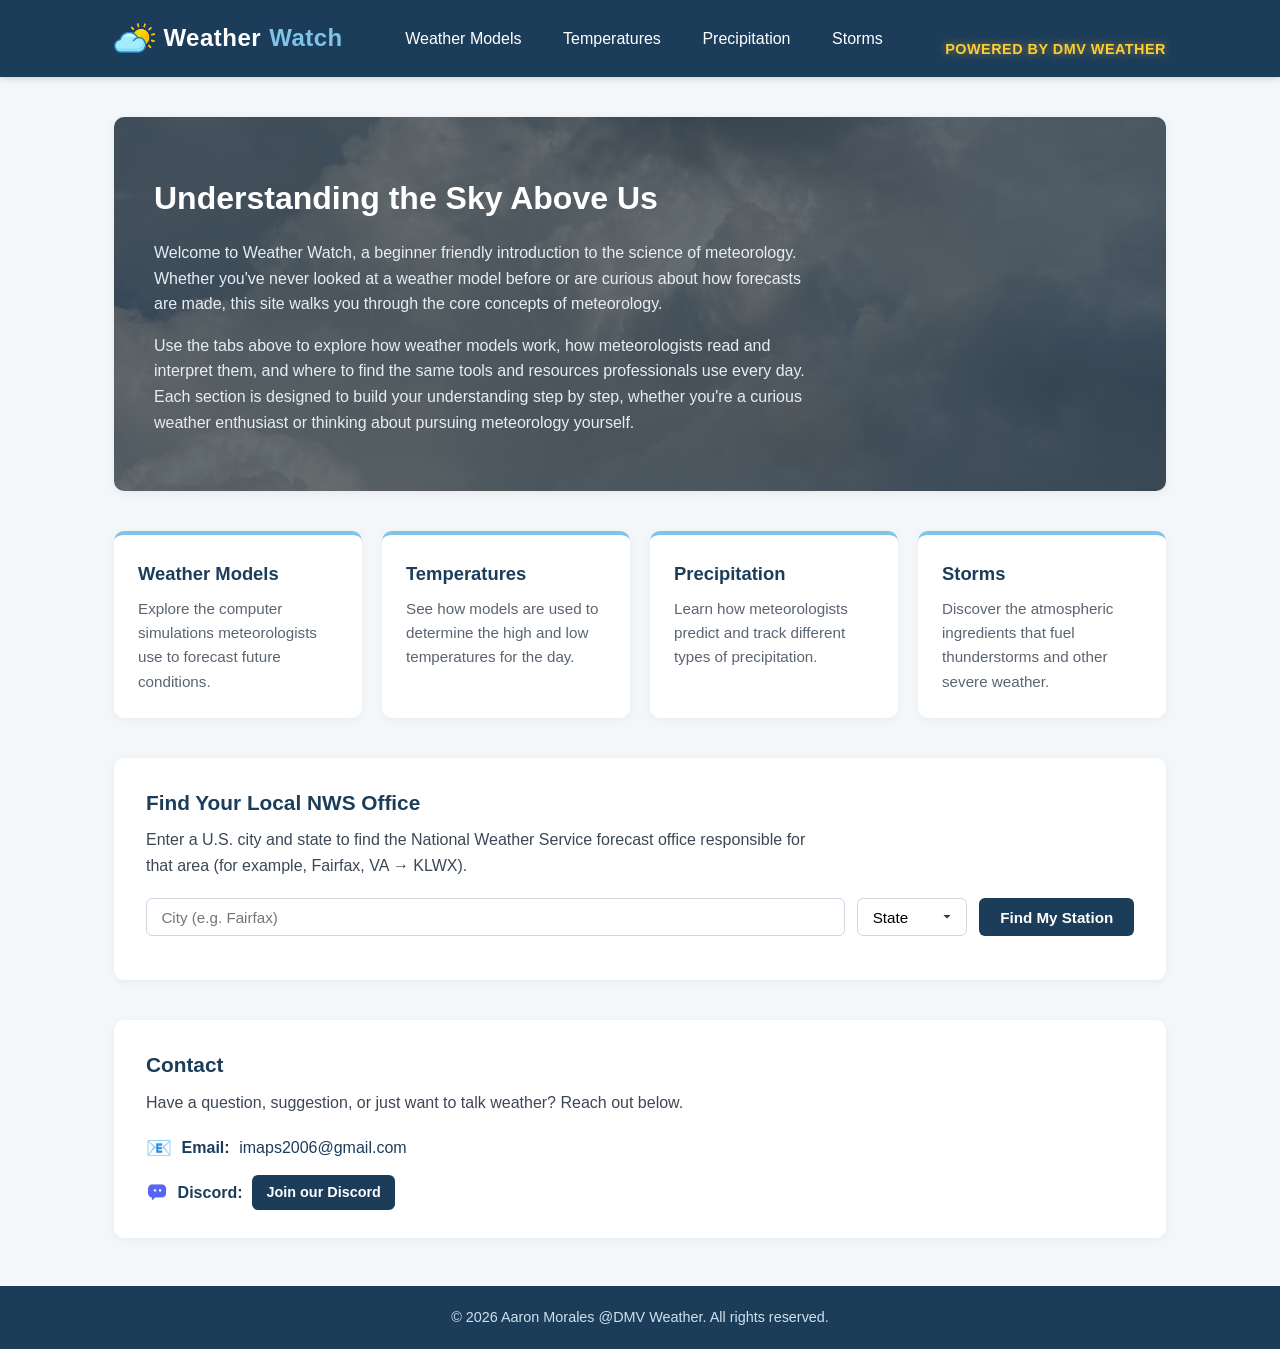
<file: index.html>
<!DOCTYPE html>
<html lang="en">
<head>
  <meta charset="UTF-8">
  <meta name="viewport" content="width=device-width, initial-scale=1.0">
  <title>Weather Watch | Home</title>
  <link rel="icon" type="image/png" href="weather-icon-final.png">
  <link rel="stylesheet" href="homePageStyle.css">
</head>
<body>

  <!-- Header with navigation tabs -->
  <header class="site-header">
    <div class="header-inner">
      <div class="header-top-row">
        <div class="logo">
          <img src="weather-icon-final.png" alt="" class="logo-icon">
          Weather<span>Watch</span>
        </div>
        <button type="button" class="nav-toggle" aria-label="Toggle navigation" aria-expanded="false">☰</button>
      </div>
      <nav class="nav-tabs">
        <ul>
          <li><a href="weather_models/weather-models.html">Weather Models</a></li>
          <li><a href="temperatures/temps.html">Temperatures</a></li>
          <li><a href="precip/precip.html">Precipitation</a></li>
          <li><a href="storms/storms.html">Storms</a></li>
        </ul>
      </nav>
      <a href="https://discord.gg/J565cXhKj" target="_blank" rel="noopener" class="powered-by">Powered by DMV Weather</a>
    </div>
  </header>

  <!-- Main content -->
  <main>
    <section class="hero">
      <div class="hero-content">
        <h1>Understanding the Sky Above Us</h1>
        <p>
          Welcome to Weather Watch, a beginner friendly introduction to the science
          of meteorology. Whether you've never looked at a weather model before or
          are curious about how forecasts are made, this site walks you through the core
          concepts of meteorology. 
        <p>
          Use the tabs above to explore how weather models work, how meteorologists
          read and interpret them, and where to find the same tools and resources
          professionals use every day. Each section is designed to build your
          understanding step by step, whether you're a curious weather enthusiast
          or thinking about pursuing meteorology yourself.
        </p>
      </div>
    </section>

    <section class="intro-grid">
      <div class="intro-card">
        <h2>Weather Models</h2>
        <p>Explore the computer simulations meteorologists use to forecast future conditions.</p>
      </div>
      <div class="intro-card">
        <h2>Temperatures</h2>
        <p>See how models are used to determine the high and low temperatures for the day.</p>
      </div>
      <div class="intro-card">
        <h2>Precipitation</h2>
        <p>Learn how meteorologists predict and track different types of precipitation.</p>
      </div>
      <div class="intro-card">
        <h2>Storms</h2>
        <p>Discover the atmospheric ingredients that fuel thunderstorms and other severe weather.</p>
      </div>
    </section>

    <section class="nws-lookup-section">
      <h2>Find Your Local NWS Office</h2>
      <p>
        Enter a U.S. city and state to find the National Weather Service forecast
        office responsible for that area (for example, Fairfax, VA → KLWX).
      </p>

      <form id="nws-lookup-form" class="nws-lookup-form" data-show-office-link="true">
        <input
          type="text"
          id="nws-city"
          placeholder="City (e.g. Fairfax)"
          required
        >
        <select id="nws-state" required>
          <option value="" disabled selected>State</option>
          <option value="AL">AL</option>
          <option value="AK">AK</option>
          <option value="AZ">AZ</option>
          <option value="AR">AR</option>
          <option value="CA">CA</option>
          <option value="CO">CO</option>
          <option value="CT">CT</option>
          <option value="DE">DE</option>
          <option value="DC">DC</option>
          <option value="FL">FL</option>
          <option value="GA">GA</option>
          <option value="HI">HI</option>
          <option value="ID">ID</option>
          <option value="IL">IL</option>
          <option value="IN">IN</option>
          <option value="IA">IA</option>
          <option value="KS">KS</option>
          <option value="KY">KY</option>
          <option value="LA">LA</option>
          <option value="ME">ME</option>
          <option value="MD">MD</option>
          <option value="MA">MA</option>
          <option value="MI">MI</option>
          <option value="MN">MN</option>
          <option value="MS">MS</option>
          <option value="MO">MO</option>
          <option value="MT">MT</option>
          <option value="NE">NE</option>
          <option value="NV">NV</option>
          <option value="NH">NH</option>
          <option value="NJ">NJ</option>
          <option value="NM">NM</option>
          <option value="NY">NY</option>
          <option value="NC">NC</option>
          <option value="ND">ND</option>
          <option value="OH">OH</option>
          <option value="OK">OK</option>
          <option value="OR">OR</option>
          <option value="PA">PA</option>
          <option value="RI">RI</option>
          <option value="SC">SC</option>
          <option value="SD">SD</option>
          <option value="TN">TN</option>
          <option value="TX">TX</option>
          <option value="UT">UT</option>
          <option value="VT">VT</option>
          <option value="VA">VA</option>
          <option value="WA">WA</option>
          <option value="WV">WV</option>
          <option value="WI">WI</option>
          <option value="WY">WY</option>
        </select>
        <button type="submit">Find My Station</button>
      </form>

      <div id="nws-lookup-result" class="nws-lookup-result" aria-live="polite"></div>
    </section>

    <section class="contact-section">
      <h2>Contact</h2>
      <p>
        Have a question, suggestion, or just want to talk weather? Reach out
        below.
      </p>
      <ul class="contact-list">
        <li>
          <span class="contact-icon" aria-hidden="true">📧</span>
          <span class="contact-label">Email:</span>
          <a href="mailto:imaps2006@gmail.com" class="contact-value">imaps2006@gmail.com</a>
        </li>
        <li>
          <img src="discord-icon.png" alt="" class="contact-icon-image" aria-hidden="true">
          <span class="contact-label">Discord:</span>
          <a href="https://discord.gg/J565cXhKj" target="_blank" rel="noopener" class="contact-discord-link">
            Join our Discord
          </a>
        </li>
      </ul>
    </section>
  </main>

  <!-- Footer -->
  <footer class="site-footer">
    <p>&copy; 2026 Aaron Morales @DMV Weather. All rights reserved.</p>
  </footer>

  <script src="nwsLookup.js"></script>
  <script src="navToggle.js"></script>

</body>
</html>
</file>
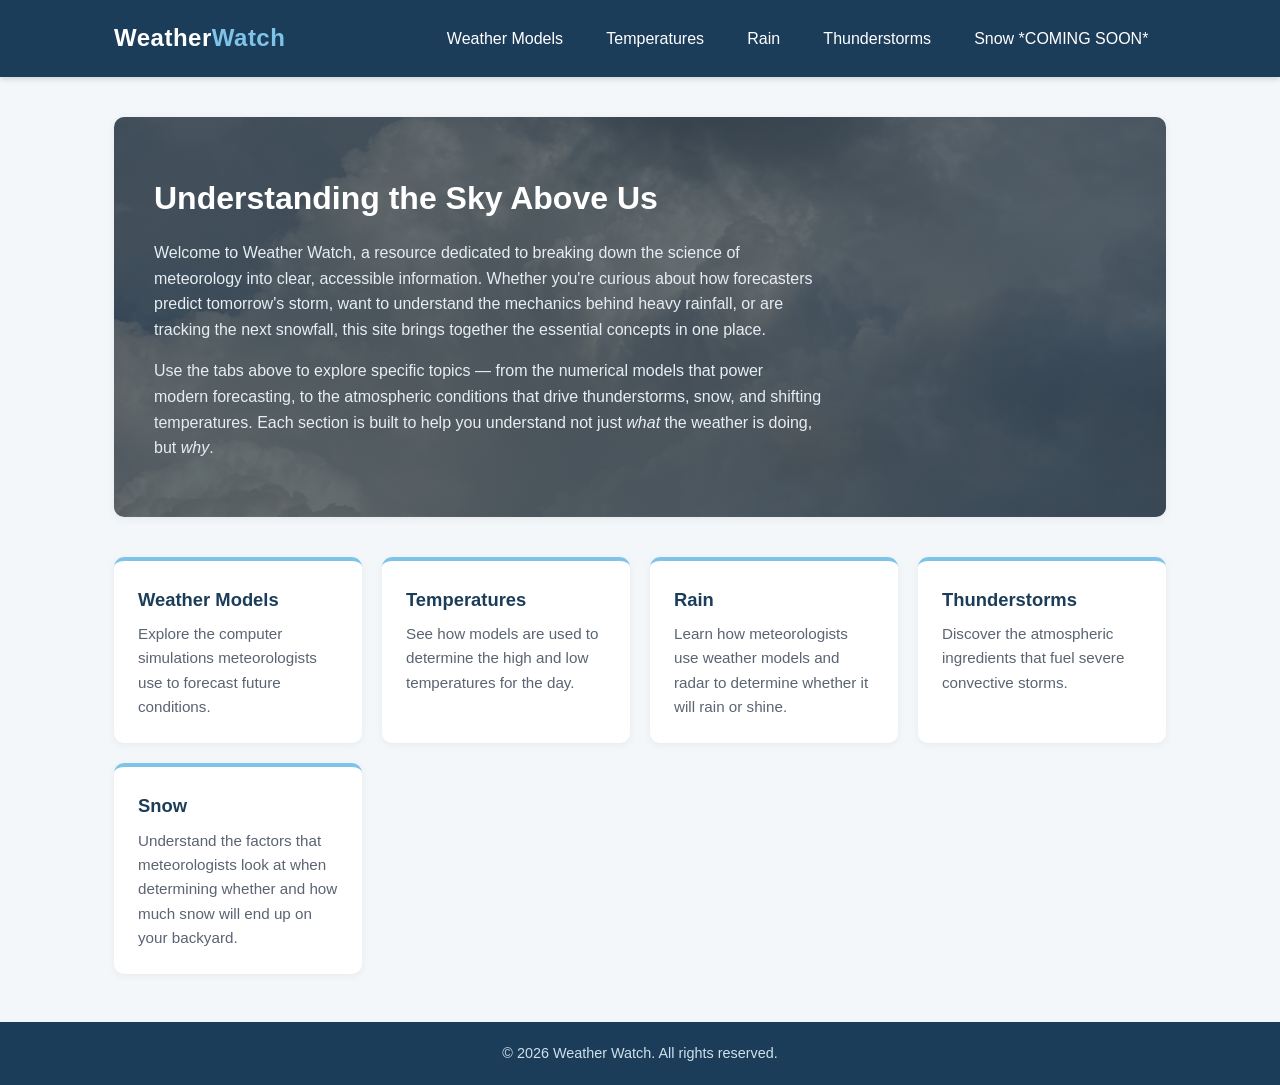
<file: homepage/index.html>
<!DOCTYPE html>
<html lang="en">
<head>
  <meta charset="UTF-8">
  <meta name="viewport" content="width=device-width, initial-scale=1.0">
  <title>Weather Watch | Home</title>
  <link rel="stylesheet" href="homePageStyle.css">
</head>
<body>

  <!-- Header with navigation tabs -->
  <header class="site-header">
    <div class="header-inner">
      <div class="logo">Weather<span>Watch</span></div>
      <nav class="nav-tabs">
        <ul>
          <li><a href="weather_models/weather-models.html">Weather Models</a></li>
          <li><a href="temperatures.html">Temperatures</a></li>
          <li><a href="rain.html">Rain</a></li>
          <li><a href="thunderstorms.html">Thunderstorms</a></li>
          <li><a href="snow.html">Snow *COMING SOON*</a></li>
        </ul>
      </nav>
    </div>
  </header>

  <!-- Main content -->
  <main>
    <section class="hero">
      <div class="hero-content">
        <h1>Understanding the Sky Above Us</h1>
        <p>
          Welcome to Weather Watch, a resource dedicated to breaking down the science
          of meteorology into clear, accessible information. Whether you're curious
          about how forecasters predict tomorrow's storm, want to understand the
          mechanics behind heavy rainfall, or are tracking the next snowfall, this
          site brings together the essential concepts in one place.
        </p>
        <p>
          Use the tabs above to explore specific topics — from the numerical models
          that power modern forecasting, to the atmospheric conditions that drive
          thunderstorms, snow, and shifting temperatures. Each section is built to
          help you understand not just <em>what</em> the weather is doing, but
          <em>why</em>.
        </p>
      </div>
    </section>

    <section class="intro-grid">
      <div class="intro-card">
        <h2>Weather Models</h2>
        <p>Explore the computer simulations meteorologists use to forecast future conditions.</p>
      </div>
      <div class="intro-card">
        <h2>Temperatures</h2>
        <p>See how models are used to determine the high and low temperatures for the day.</p>
      </div>
      <div class="intro-card">
        <h2>Rain</h2>
        <p>Learn how meteorologists use weather models and radar to determine whether it will rain or shine.</p>
      </div>
      <div class="intro-card">
        <h2>Thunderstorms</h2>
        <p>Discover the atmospheric ingredients that fuel severe convective storms.</p>
      </div>
      <div class="intro-card">
        <h2>Snow</h2>
        <p>Understand the factors that meteorologists look at when determining whether and how much snow will end up on your backyard.</p>
      </div>
    </section>
  </main>

  <!-- Footer -->
  <footer class="site-footer">
    <p>&copy; 2026 Weather Watch. All rights reserved.</p>
  </footer>

</body>
</html>
</file>
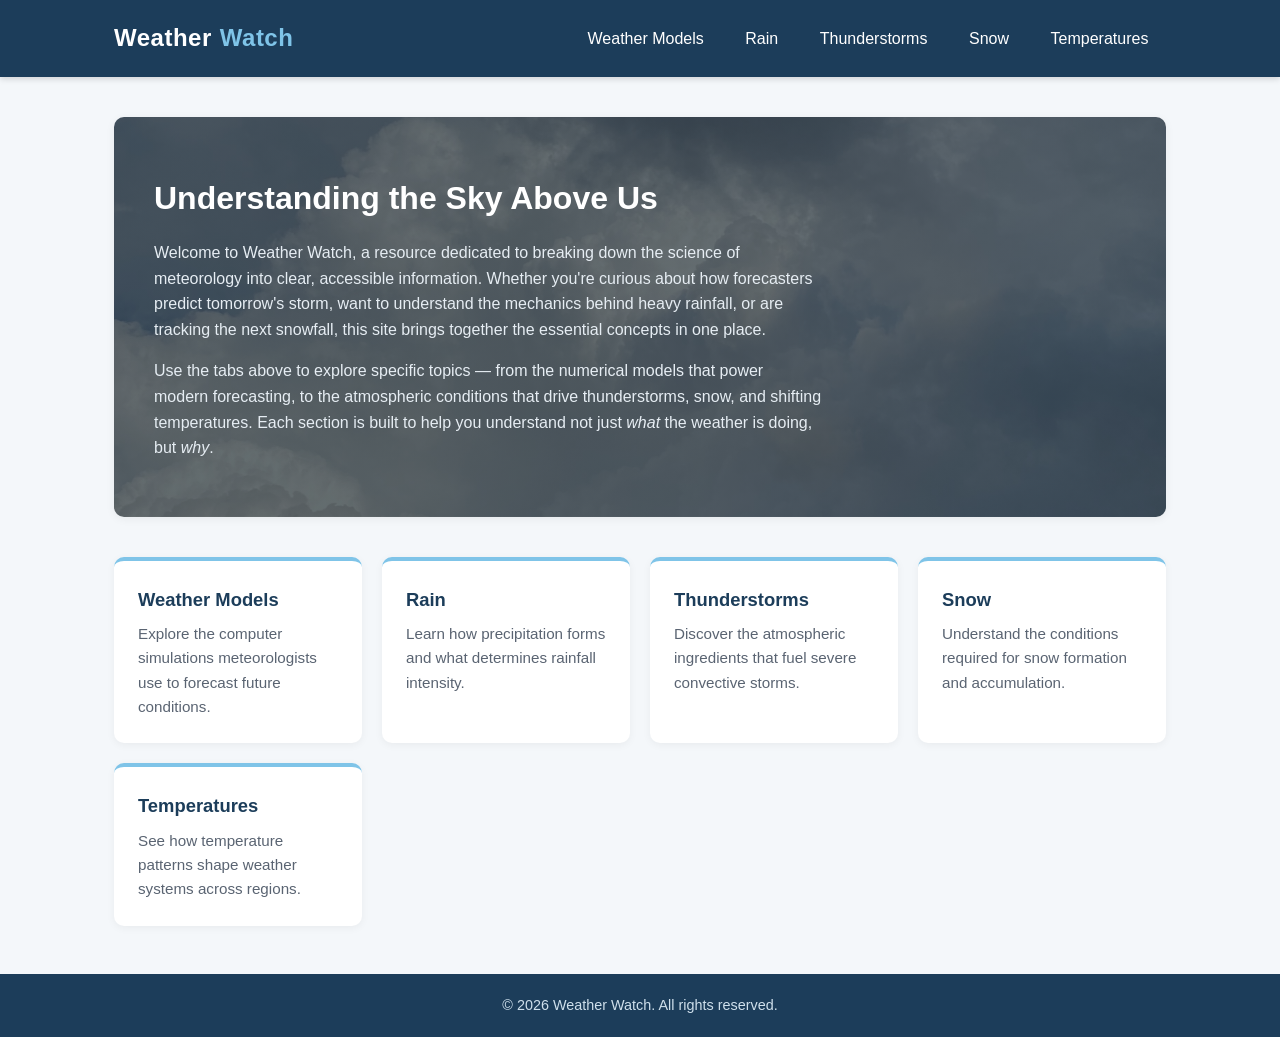
<file: homepage.html>
<!DOCTYPE html>
<html lang="en">
<head>
  <meta charset="UTF-8">
  <meta name="viewport" content="width=device-width, initial-scale=1.0">
  <title>Weather Watch | Home</title>
  <link rel="stylesheet" href="homePageStyle.css">
</head>
<body>

  <!-- Header with navigation tabs -->
  <header class="site-header">
    <div class="header-inner">
      <div class="logo">Weather<span>Watch</span></div>
      <nav class="nav-tabs">
        <ul>
          <li><a href="weather-models.html">Weather Models</a></li>
          <li><a href="rain.html">Rain</a></li>
          <li><a href="thunderstorms.html">Thunderstorms</a></li>
          <li><a href="snow.html">Snow</a></li>
          <li><a href="temperatures.html">Temperatures</a></li>
        </ul>
      </nav>
    </div>
  </header>

  <!-- Main content -->
  <main>
    <section class="hero">
      <div class="hero-content">
        <h1>Understanding the Sky Above Us</h1>
        <p>
          Welcome to Weather Watch, a resource dedicated to breaking down the science
          of meteorology into clear, accessible information. Whether you're curious
          about how forecasters predict tomorrow's storm, want to understand the
          mechanics behind heavy rainfall, or are tracking the next snowfall, this
          site brings together the essential concepts in one place.
        </p>
        <p>
          Use the tabs above to explore specific topics — from the numerical models
          that power modern forecasting, to the atmospheric conditions that drive
          thunderstorms, snow, and shifting temperatures. Each section is built to
          help you understand not just <em>what</em> the weather is doing, but
          <em>why</em>.
        </p>
      </div>
    </section>

    <section class="intro-grid">
      <div class="intro-card">
        <h2>Weather Models</h2>
        <p>Explore the computer simulations meteorologists use to forecast future conditions.</p>
      </div>
      <div class="intro-card">
        <h2>Rain</h2>
        <p>Learn how precipitation forms and what determines rainfall intensity.</p>
      </div>
      <div class="intro-card">
        <h2>Thunderstorms</h2>
        <p>Discover the atmospheric ingredients that fuel severe convective storms.</p>
      </div>
      <div class="intro-card">
        <h2>Snow</h2>
        <p>Understand the conditions required for snow formation and accumulation.</p>
      </div>
      <div class="intro-card">
        <h2>Temperatures</h2>
        <p>See how temperature patterns shape weather systems across regions.</p>
      </div>
    </section>
  </main>

  <!-- Footer -->
  <footer class="site-footer">
    <p>&copy; 2026 Weather Watch. All rights reserved.</p>
  </footer>

</body>
</html>
</file>
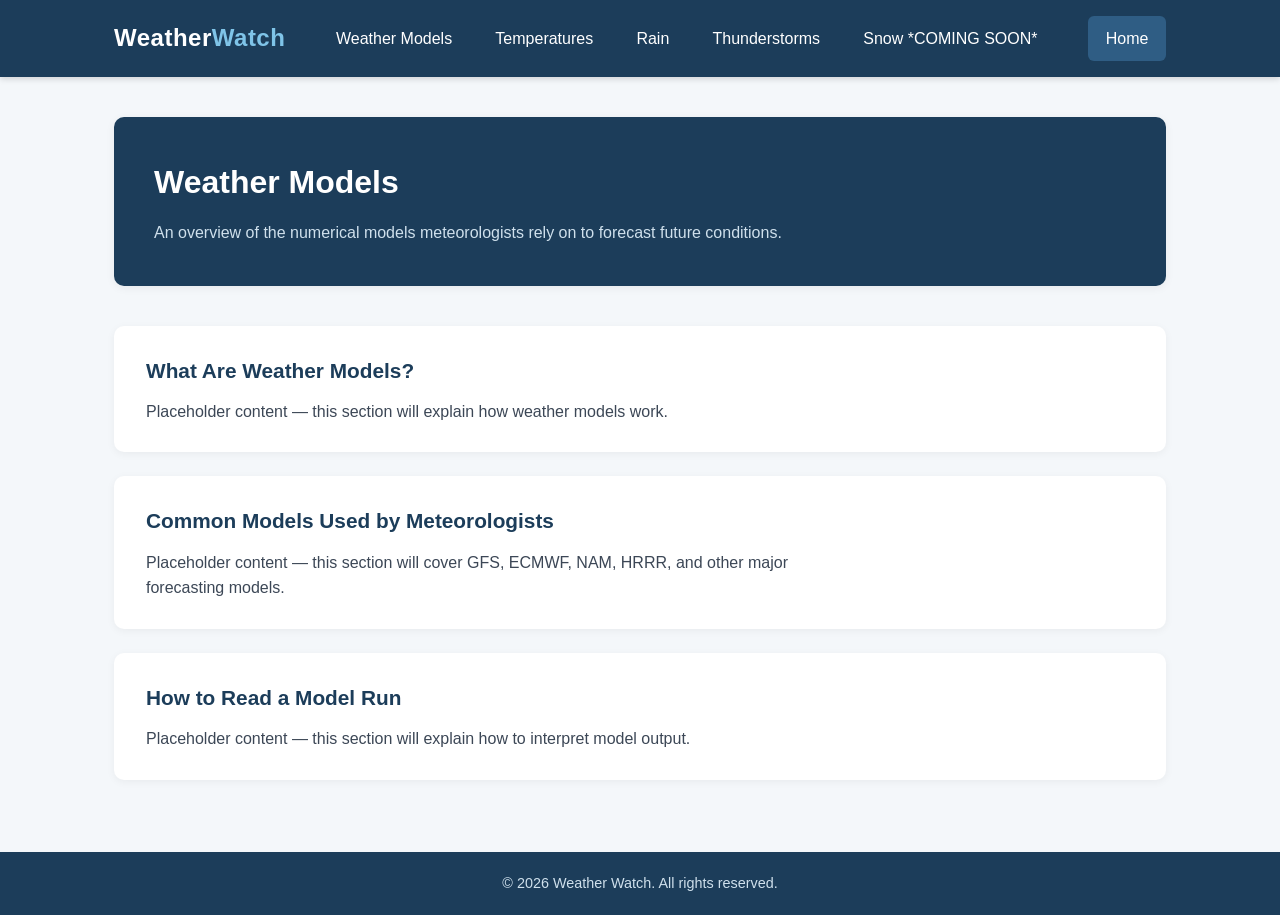
<file: homepage/weather_models/weather-models.html>
<!DOCTYPE html>
<html lang="en">
<head>
  <meta charset="UTF-8">
  <meta name="viewport" content="width=device-width, initial-scale=1.0">
  <title>Weather Watch | Weather Models</title>
  <link rel="stylesheet" href="../homePageStyle.css">
  <link rel="stylesheet" href="weatherModelsStyle.css">
</head>
<body>

  <!-- Header with navigation tabs -->
  <header class="site-header">
    <div class="header-inner">
      <div class="logo">Weather<span>Watch</span></div>
      <nav class="nav-tabs">
        <ul>
          <li><a href="weather-models.html">Weather Models</a></li>
          <li><a href="temperatures.html">Temperatures</a></li>
          <li><a href="rain.html">Rain</a></li>
          <li><a href="thunderstorms.html">Thunderstorms</a></li>
          <li><a href="snow.html">Snow *COMING SOON*</a></li>
        </ul>
      </nav>
       <a class="home-link" href="../index.html">Home</a>
    </div>
  </header>

  <!-- Main content -->
  <main>
    <section class="page-hero">
      <div class="page-hero-content">
        <h1>Weather Models</h1>
        <p>
          An overview of the numerical models meteorologists rely on to forecast
          future conditions.
        </p>
      </div>
    </section>

    <section class="content-block">
      <h2>What Are Weather Models?</h2>
      <p>
        Placeholder content — this section will explain how weather models work.
      </p>
    </section>

    <section class="content-block">
      <h2>Common Models Used by Meteorologists</h2>
      <p>
        Placeholder content — this section will cover GFS, ECMWF, NAM, HRRR, and other
        major forecasting models.
      </p>
    </section>

    <section class="content-block">
      <h2>How to Read a Model Run</h2>
      <p>
        Placeholder content — this section will explain how to interpret model output.
      </p>
    </section>
  </main>

  <!-- Footer -->
  <footer class="site-footer">
    <p>&copy; 2026 Weather Watch. All rights reserved.</p>
  </footer>

</body>
</html>
</file>
<file: homePageStyle.css>
/* ---------- Reset & Base ---------- */
html {
  scroll-behavior: smooth;
  scroll-padding-top: 150px;
}

* {
  margin: 0;
  padding: 0;
  box-sizing: border-box;
}
 
body {
  font-family: 'Segoe UI', Tahoma, Geneva, Verdana, sans-serif;
  color: #1f2733;
  background-color: #f4f7fa;
  line-height: 1.6;
}
 
a {
  text-decoration: none;
  color: inherit;
}
 
/* ---------- Header ---------- */
.site-header {
  background-color: #1c3d5a;
  color: #ffffff;
  position: sticky;
  top: 0;
  z-index: 100;
  box-shadow: 0 2px 6px rgba(0, 0, 0, 0.15);
}
 
.header-inner {
  max-width: 1100px;
  margin: 0 auto;
  padding: 1rem 1.5rem;
  display: flex;
  flex-direction: column;
  gap: 0.75rem;
}
 
.header-top-row {
  display: flex;
  align-items: center;
  justify-content: space-between;
  width: 100%;
}

.logo {
  display: flex;
  align-items: center;
  gap: 0.5rem;
  font-size: 1.5rem;
  font-weight: 700;
  letter-spacing: 0.5px;
}

.logo-icon {
  height: 30px;
  width: auto;
  display: block;
}

.logo span {
  color: #7fc4e8;
}

.nav-toggle {
  display: inline-flex;
  align-items: center;
  justify-content: center;
  background: none;
  border: 1px solid rgba(255, 255, 255, 0.35);
  color: #ffffff;
  font-size: 1.3rem;
  line-height: 1;
  padding: 0.4rem 0.75rem;
  border-radius: 6px;
  cursor: pointer;
  font-family: inherit;
}

.nav-toggle:hover,
.nav-toggle:focus {
  background-color: rgba(255, 255, 255, 0.12);
}

.nav-tabs {
  display: none;
  width: 100%;
}

.nav-tabs.open {
  display: block;
}

.nav-tabs ul {
  list-style: none;
  display: flex;
  flex-direction: column;
  gap: 0.4rem;
}

.nav-tabs a {
  display: block;
  padding: 0.6rem 1.1rem;
  border-radius: 6px;
  font-weight: 500;
  transition: background-color 0.2s ease, color 0.2s ease;
}

.nav-tabs a:hover,
.nav-tabs a:focus {
  background-color: #2f5d84;
  color: #ffffff;
}

.powered-by {
  font-size: 0.9rem;
  font-weight: 800;
  color: #ffcc33;
  letter-spacing: 0.5px;
  text-transform: uppercase;
  text-shadow: 0 0 8px rgba(255, 204, 51, 0.5);
  align-self: flex-end;
  transition: color 0.2s ease, text-shadow 0.2s ease;
}

.powered-by:hover,
.powered-by:focus {
  color: #ffe08a;
  text-shadow: 0 0 12px rgba(255, 224, 138, 0.8);
}
 
/* ---------- Main / Hero ---------- */
main {
  max-width: 1100px;
  margin: 0 auto;
  padding: 2.5rem 1.5rem 3rem;
}
 
.hero {
  position: relative;
  background-image: linear-gradient(rgba(15, 30, 46, 0.65), rgba(15, 30, 46, 0.65)), url("clouds.jpeg");
  background-size: cover;
  background-position: center;
  background-repeat: no-repeat;
  border-radius: 10px;
  padding: 3.5rem 2.5rem;
  box-shadow: 0 2px 10px rgba(0, 0, 0, 0.06);
  margin-bottom: 2.5rem;
}
 
.hero h1 {
  font-size: 2rem;
  color: #ffffff;
  margin-bottom: 1rem;
}
 
.hero p {
  margin-bottom: 1rem;
  color: #e6edf3;
  max-width: 75ch;
}
 
.hero p:last-child {
  margin-bottom: 0;
}
 
/* ---------- Intro Cards ---------- */
.intro-grid {
  display: grid;
  grid-template-columns: repeat(auto-fit, minmax(200px, 1fr));
  gap: 1.25rem;
}
 
.intro-card {
  background-color: #ffffff;
  border-radius: 10px;
  padding: 1.5rem;
  box-shadow: 0 2px 8px rgba(0, 0, 0, 0.05);
  border-top: 4px solid #7fc4e8;
  transition: transform 0.2s ease, box-shadow 0.2s ease;
}
 
.intro-card:hover {
  transform: translateY(-4px);
  box-shadow: 0 6px 16px rgba(0, 0, 0, 0.1);
}
 
.intro-card h2 {
  font-size: 1.15rem;
  color: #1c3d5a;
  margin-bottom: 0.5rem;
}
 
.intro-card p {
  font-size: 0.95rem;
  color: #5a6472;
}
 
/* ---------- Footer ---------- */
.site-footer {
  background-color: #1c3d5a;
  color: #cfe0ec;
  text-align: center;
  padding: 1.25rem 1rem;
  font-size: 0.9rem;
}

/* ---------- NWS Station Lookup ---------- */

.nws-lookup-section {
  background-color: #ffffff;
  border-radius: 10px;
  padding: 1.75rem 2rem;
  box-shadow: 0 2px 8px rgba(0, 0, 0, 0.05);
  margin-top: 2.5rem;
}

.nws-lookup-section h2 {
  font-size: 1.3rem;
  color: #1c3d5a;
  margin-bottom: 0.5rem;
}

.nws-lookup-section > p {
  color: #3c4756;
  max-width: 75ch;
}

.nws-lookup-form {
  display: flex;
  flex-wrap: wrap;
  gap: 0.75rem;
  margin-top: 1.25rem;
}

.nws-lookup-form input,
.nws-lookup-form select {
  padding: 0.6rem 0.9rem;
  border: 1px solid #cfd8e0;
  border-radius: 6px;
  font-size: 0.95rem;
  font-family: inherit;
  background-color: #ffffff;
}

.nws-lookup-form input#nws-city {
  flex: 1 1 220px;
}

.nws-lookup-form select#nws-state {
  flex: 0 0 110px;
  cursor: pointer;
  appearance: none;
  -webkit-appearance: none;
  -moz-appearance: none;
  background-image: url("data:image/svg+xml;charset=UTF-8,%3Csvg xmlns='http://www.w3.org/2000/svg' viewBox='0 0 20 20'%3E%3Cpath fill='%231c3d5a' d='M5.5 7.5l4.5 4.5 4.5-4.5z'/%3E%3C/svg%3E");
  background-repeat: no-repeat;
  background-position: right 0.7rem center;
  background-size: 1rem;
  padding-right: 2.1rem;
}

.nws-lookup-form select#nws-state:focus {
  outline: none;
  border-color: #1c3d5a;
  box-shadow: 0 0 0 3px rgba(28, 61, 90, 0.12);
}

.nws-lookup-form input:focus {
  outline: none;
  border-color: #1c3d5a;
  box-shadow: 0 0 0 3px rgba(28, 61, 90, 0.12);
}

.nws-lookup-form button {
  flex: 0 0 auto;
  padding: 0.6rem 1.3rem;
  background-color: #1c3d5a;
  color: #ffffff;
  border: none;
  border-radius: 6px;
  font-weight: 600;
  font-size: 0.95rem;
  cursor: pointer;
  transition: background-color 0.2s ease;
}

.nws-lookup-form button:hover,
.nws-lookup-form button:focus {
  background-color: #2f5d84;
}

.nws-lookup-result {
  margin-top: 1rem;
  font-size: 0.95rem;
}

.nws-lookup-result.loading {
  color: #5a6472;
}

.nws-lookup-result.success {
  color: #1c3d5a;
  font-size: 1.05rem;
}

.nws-office-link {
  display: inline-block;
  margin-top: 0.6rem;
  margin-left: 0.25rem;
  padding: 0.45rem 0.9rem;
  background-color: #1c3d5a;
  color: #ffffff;
  border-radius: 6px;
  font-weight: 600;
  font-size: 0.85rem;
  transition: background-color 0.2s ease;
}

.nws-office-link:hover,
.nws-office-link:focus {
  background-color: #2f5d84;
}

.nws-lookup-result.error {
  color: #b3372c;
}

/* ---------- Contact Section ---------- */

.contact-section {
  background-color: #ffffff;
  border-radius: 10px;
  padding: 1.75rem 2rem;
  box-shadow: 0 2px 8px rgba(0, 0, 0, 0.05);
  margin-top: 2.5rem;
}

.contact-section h2 {
  font-size: 1.3rem;
  color: #1c3d5a;
  margin-bottom: 0.5rem;
}

.contact-section > p {
  color: #3c4756;
  max-width: 75ch;
  margin-bottom: 1.25rem;
}

.contact-list {
  list-style: none;
  display: flex;
  flex-direction: column;
  gap: 0.85rem;
}

.contact-list li {
  display: flex;
  align-items: center;
  gap: 0.6rem;
  font-size: 1rem;
}

.contact-icon {
  font-size: 1.3rem;
  line-height: 1;
}

.contact-icon-image {
  width: 22px;
  height: 22px;
  object-fit: contain;
}

.contact-label {
  font-weight: 600;
  color: #1c3d5a;
}

.contact-value {
  color: #1c3d5a;
  font-weight: 500;
  transition: color 0.2s ease;
}

.contact-value:hover,
.contact-value:focus {
  color: #2f5d84;
  text-decoration: underline;
}

.contact-discord-link {
  display: inline-block;
  padding: 0.4rem 0.9rem;
  background-color: #1c3d5a;
  color: #ffffff;
  border-radius: 6px;
  font-weight: 600;
  font-size: 0.9rem;
  transition: background-color 0.2s ease;
}

.contact-discord-link:hover,
.contact-discord-link:focus {
  background-color: #2f5d84;
}

/* ---------- Image Lightbox ---------- */

.enlargeable-image {
  cursor: zoom-in;
}

.image-lightbox {
  display: none;
  position: fixed;
  top: 0;
  left: 0;
  width: 100%;
  height: 100%;
  background-color: rgba(15, 30, 46, 0.85);
  z-index: 1000;
  align-items: center;
  justify-content: center;
  padding: 2rem;
  cursor: zoom-out;
}

.image-lightbox.open {
  display: flex;
}

.image-lightbox img {
  max-width: 100%;
  max-height: 100%;
  border-radius: 8px;
  box-shadow: 0 10px 40px rgba(0, 0, 0, 0.4);
}

/* ---------- Toggle Cards (click-to-reveal) ---------- */

.toggle-card-group {
  display: flex;
  flex-wrap: wrap;
  gap: 1rem;
  margin-top: 1.25rem;
}

.toggle-card {
  position: relative;
}

.toggle-card-label {
  display: inline-block;
  padding: 0.6rem 1.1rem;
  background-color: #eaf2f8;
  color: #1c3d5a;
  border: 1px solid #cfe0ec;
  border-radius: 6px;
  font-weight: 600;
  font-size: 0.95rem;
  font-family: inherit;
  cursor: pointer;
  transition: background-color 0.2s ease, color 0.2s ease;
}

.toggle-card-label:hover {
  background-color: #d7e6f1;
}

.toggle-card.open .toggle-card-label {
  background-color: #1c3d5a;
  color: #ffffff;
}

.toggle-card-panel {
  position: absolute;
  top: 100%;
  left: 0;
  z-index: 10;
  width: 320px;
  max-width: 90vw;
  margin-top: 0.5rem;
  padding: 1.1rem 1.25rem;
  background-color: #ffffff;
  border: 1px solid #dde5ec;
  border-radius: 8px;
  box-shadow: 0 8px 20px rgba(0, 0, 0, 0.12);

  opacity: 0;
  visibility: hidden;
  transform: translateY(-6px);
  transition: opacity 0.2s ease, transform 0.2s ease, visibility 0.2s;
}

.toggle-card-panel p {
  color: #3c4756;
  font-size: 0.9rem;
  margin-bottom: 0.75rem;
}

.toggle-card-panel p:last-child {
  margin-bottom: 0;
}

.toggle-card-panel .external-link-button {
  display: block;
  text-align: center;
  font-size: 0.85rem;
  padding: 0.5rem 0.9rem;
}

.toggle-card.open .toggle-card-panel {
  opacity: 1;
  visibility: visible;
  transform: translateY(0);
}

/* On narrow screens, anchor to the right edge instead of the left when a
   chip sits near the right side of the row, to avoid the panel overflowing
   past the right edge of the screen. */
@media (max-width: 600px) {
  .toggle-card-panel {
    width: 280px;
  }
}

/* ---------- Breadcrumb ---------- */

.breadcrumb {
  font-size: 0.85rem;
  color: #5a6472;
  margin-bottom: 1rem;
}

.breadcrumb a {
  color: #1c3d5a;
  font-weight: 600;
}

.breadcrumb a:hover,
.breadcrumb a:focus {
  text-decoration: underline;
}

/* ---------- Page Table of Contents ---------- */

.page-toc {
  background-color: #f4f7fa;
  border: 1px solid #dde5ec;
  border-radius: 10px;
  padding: 1.25rem 1.5rem;
  margin-bottom: 1.5rem;
}

.page-toc-label {
  font-size: 0.8rem;
  font-weight: 700;
  color: #5a6472;
  text-transform: uppercase;
  letter-spacing: 0.4px;
  margin-bottom: 0.6rem;
}

.page-toc ul {
  list-style: none;
  display: flex;
  flex-wrap: wrap;
  gap: 0.5rem 1.5rem;
}

.page-toc a {
  color: #1c3d5a;
  font-weight: 600;
  font-size: 0.92rem;
}

.page-toc a:hover,
.page-toc a:focus {
  text-decoration: underline;
}

/* ---------- Back to Top ---------- */

.back-to-top {
  text-align: center;
  margin-top: 1rem;
}

.back-to-top a {
  font-size: 0.9rem;
  font-weight: 600;
  color: #1c3d5a;
}

.back-to-top a:hover,
.back-to-top a:focus {
  text-decoration: underline;
}

/* ---------- Content Rhythm: Zigzag & Alt Sections ---------- */

.content-with-image.reverse {
  flex-direction: row-reverse;
}

.content-block.alt {
  background-color: #eef4f9;
  box-shadow: none;
  border: none;
}

/* ---------- Editorial Layout Patterns ---------- */

/* Clearfix so floated images don't collapse their container */
.content-block::after,
.content-open::after {
  content: "";
  display: table;
  clear: both;
}

/* Floated image with text wrapping around it, magazine-style */
.float-image {
  float: right;
  width: 260px;
  max-width: 42%;
  margin: 0.25rem 0 1rem 1.75rem;
  border-radius: 8px;
  overflow: hidden;
  box-shadow: 0 4px 12px rgba(0, 0, 0, 0.08);
  border: 1px solid #dde5ec;
}

.float-image.float-left {
  float: left;
  margin: 0.25rem 1.75rem 1rem 0;
}

.float-image img {
  width: 100%;
  display: block;
}

.float-image figcaption {
  padding: 0.5rem 0.7rem;
  font-size: 0.78rem;
  color: #5a6472;
  background-color: #f4f7fa;
  text-align: center;
}

/* A fact or figure pulled out of the paragraph into its own callout */
.pull-fact {
  background-color: #eaf2f8;
  border-left: 4px solid #1c3d5a;
  padding: 1rem 1.25rem;
  margin: 1.25rem 0;
  border-radius: 0 8px 8px 0;
}

.pull-fact p {
  font-size: 1rem;
  font-weight: 600;
  color: #1c3d5a;
  max-width: none;
}

/* Open section: no card, just a divider - for a lighter, editorial feel */
.content-open {
  padding: 2.25rem 0.25rem;
  border-top: 2px solid #dde5ec;
  margin-bottom: 0;
}

.content-open:first-of-type,
.page-toc + .content-open {
  border-top: none;
  padding-top: 0.5rem;
}

.content-open h2 {
  font-size: 1.4rem;
  color: #1c3d5a;
  margin-bottom: 0.9rem;
}

.content-open p {
  color: #3c4756;
  max-width: 68ch;
  margin-bottom: 1rem;
}

.content-open p:last-child {
  margin-bottom: 0;
}

@media (max-width: 600px) {
  .float-image {
    float: none;
    width: 100%;
    max-width: 100%;
    margin: 0 0 1rem 0;
  }
}
 
/* ---------- Responsive ---------- */
@media (min-width: 700px) {
  .header-inner {
    flex-direction: row;
    align-items: center;
    justify-content: space-between;
  }

  .header-top-row {
    width: auto;
  }

  .nav-toggle {
    display: none;
  }

  .nav-tabs {
    display: block;
    width: auto;
  }

  .nav-tabs ul {
    flex-direction: row;
    flex-wrap: wrap;
  }
}

@media (max-width: 500px) {
  .logo-icon {
    height: 24px;
  }

  .logo {
    font-size: 1.25rem;
  }
}
</file>
<file: homepage/homePageStyle.css>
/* ---------- Reset & Base ---------- */
* {
  margin: 0;
  padding: 0;
  box-sizing: border-box;
}
 
body {
  font-family: 'Segoe UI', Tahoma, Geneva, Verdana, sans-serif;
  color: #1f2733;
  background-color: #f4f7fa;
  line-height: 1.6;
}
 
a {
  text-decoration: none;
  color: inherit;
}
 
/* ---------- Header ---------- */
.site-header {
  background-color: #1c3d5a;
  color: #ffffff;
  position: sticky;
  top: 0;
  z-index: 100;
  box-shadow: 0 2px 6px rgba(0, 0, 0, 0.15);
}
 
.header-inner {
  max-width: 1100px;
  margin: 0 auto;
  padding: 1rem 1.5rem;
  display: flex;
  flex-direction: column;
  gap: 0.75rem;
}
 
.logo {
  font-size: 1.5rem;
  font-weight: 700;
  letter-spacing: 0.5px;
}
 
.logo span {
  color: #7fc4e8;
}
 
.nav-tabs ul {
  list-style: none;
  display: flex;
  flex-wrap: wrap;
  gap: 0.5rem;
}
 
.nav-tabs a {
  display: block;
  padding: 0.6rem 1.1rem;
  border-radius: 6px;
  font-weight: 500;
  transition: background-color 0.2s ease, color 0.2s ease;
}
 
.nav-tabs a:hover,
.nav-tabs a:focus {
  background-color: #2f5d84;
  color: #ffffff;
}
 
/* ---------- Main / Hero ---------- */
main {
  max-width: 1100px;
  margin: 0 auto;
  padding: 2.5rem 1.5rem 3rem;
}
 
.hero {
  position: relative;
  background-image: linear-gradient(rgba(15, 30, 46, 0.65), rgba(15, 30, 46, 0.65)), url("clouds.jpeg");
  background-size: cover;
  background-position: center;
  background-repeat: no-repeat;
  border-radius: 10px;
  padding: 3.5rem 2.5rem;
  box-shadow: 0 2px 10px rgba(0, 0, 0, 0.06);
  margin-bottom: 2.5rem;
}
 
.hero h1 {
  font-size: 2rem;
  color: #ffffff;
  margin-bottom: 1rem;
}
 
.hero p {
  margin-bottom: 1rem;
  color: #e6edf3;
  max-width: 75ch;
}
 
.hero p:last-child {
  margin-bottom: 0;
}
 
/* ---------- Intro Cards ---------- */
.intro-grid {
  display: grid;
  grid-template-columns: repeat(auto-fit, minmax(200px, 1fr));
  gap: 1.25rem;
}
 
.intro-card {
  background-color: #ffffff;
  border-radius: 10px;
  padding: 1.5rem;
  box-shadow: 0 2px 8px rgba(0, 0, 0, 0.05);
  border-top: 4px solid #7fc4e8;
  transition: transform 0.2s ease, box-shadow 0.2s ease;
}
 
.intro-card:hover {
  transform: translateY(-4px);
  box-shadow: 0 6px 16px rgba(0, 0, 0, 0.1);
}
 
.intro-card h2 {
  font-size: 1.15rem;
  color: #1c3d5a;
  margin-bottom: 0.5rem;
}
 
.intro-card p {
  font-size: 0.95rem;
  color: #5a6472;
}
 
/* ---------- Footer ---------- */
.site-footer {
  background-color: #1c3d5a;
  color: #cfe0ec;
  text-align: center;
  padding: 1.25rem 1rem;
  font-size: 0.9rem;
}
 
/* ---------- Responsive ---------- */
@media (min-width: 700px) {
  .header-inner {
    flex-direction: row;
    align-items: center;
    justify-content: space-between;
  }
}
</file>
<file: homepage/weather_models/weatherModelsStyle.css>
/* ---------- Weather Models Page ---------- */

.page-hero {
  background-color: #1c3d5a;
  color: #ffffff;
  border-radius: 10px;
  padding: 2.5rem;
  margin-bottom: 2.5rem;
  box-shadow: 0 2px 10px rgba(0, 0, 0, 0.06);
}

.page-hero h1 {
  font-size: 2rem;
  margin-bottom: 0.75rem;
}

.page-hero p {
  color: #cfe0ec;
  max-width: 75ch;
}

.content-block {
  background-color: #ffffff;
  border-radius: 10px;
  padding: 1.75rem 2rem;
  box-shadow: 0 2px 8px rgba(0, 0, 0, 0.05);
  margin-bottom: 1.5rem;
}

.content-block h2 {
  font-size: 1.3rem;
  color: #1c3d5a;
  margin-bottom: 0.75rem;
}

.content-block p {
  color: #3c4756;
  max-width: 75ch;
}

.home-link {
  padding: 0.6rem 1.1rem;
  border-radius: 6px;
  font-weight: 500;
  background-color: #2f5d84;
}
</file>
